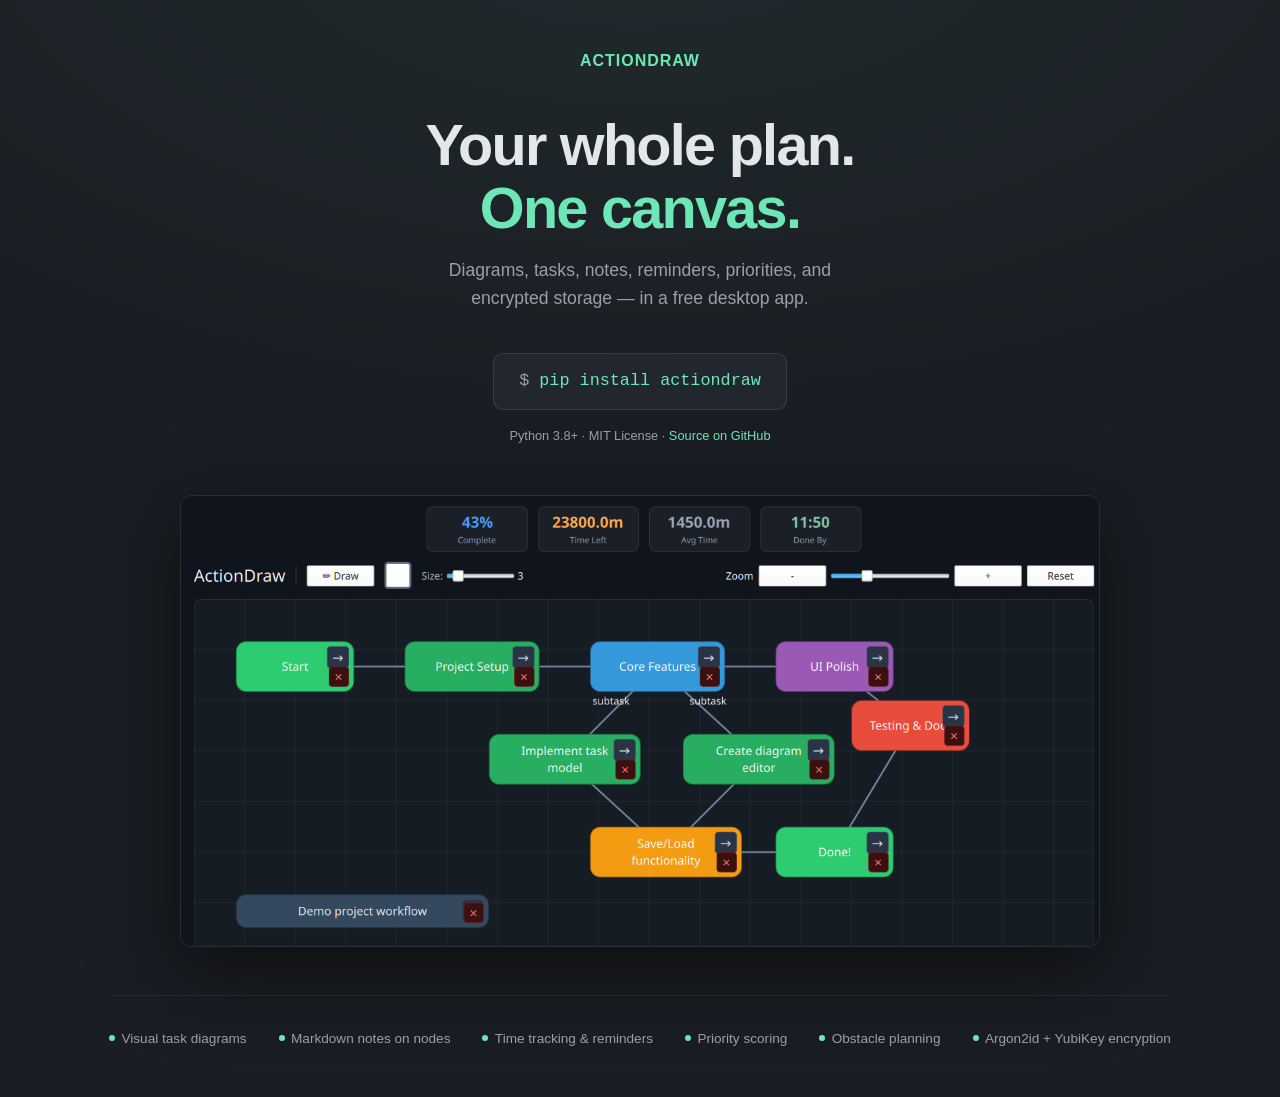
<file: pages/index.html>
<!DOCTYPE html>
<html lang="en">
<head>
  <meta charset="UTF-8">
  <meta name="viewport" content="width=device-width, initial-scale=1.0">
  <title>ActionDraw — Visual planning, one canvas</title>
  <meta name="description" content="Plan visually. Track progress. Keep it private. One desktop app, one install command.">
  <style>
    *, *::before, *::after { box-sizing: border-box; margin: 0; padding: 0; }
    :root {
      --bg: #1a1d23;
      --bg-card: #22262e;
      --text: #e4e6ea;
      --text-muted: #9a9faa;
      --mint: #6ee7b7;
      --radius: 12px;
    }
    html { scroll-behavior: smooth; }
    body {
      font-family: -apple-system, BlinkMacSystemFont, "Segoe UI", Roboto, Helvetica, Arial, sans-serif;
      background: var(--bg); color: var(--text); line-height: 1.6;
      -webkit-font-smoothing: antialiased;
    }

    /* Entire page is one focused section */
    .page {
      min-height: 100vh;
      display: flex; flex-direction: column;
      align-items: center; justify-content: center;
      padding: 3rem 2rem;
      background:
        radial-gradient(ellipse 80% 50% at 50% -10%, rgba(110,231,183,0.07), transparent);
    }

    .logo {
      font-size: 1rem; font-weight: 700; color: var(--mint);
      letter-spacing: 0.06em; text-transform: uppercase;
      margin-bottom: 2.5rem;
    }

    h1 {
      font-size: clamp(2.2rem, 5vw, 3.6rem);
      font-weight: 800; line-height: 1.1; letter-spacing: -0.03em;
      text-align: center; max-width: 680px;
      margin-bottom: 1rem;
    }
    h1 .accent { color: var(--mint); }

    .subtitle {
      font-size: 1.1rem; color: var(--text-muted);
      text-align: center; max-width: 460px;
      margin-bottom: 2.5rem;
    }

    /* Single CTA */
    .cta-row {
      display: flex; flex-direction: column; align-items: center; gap: 1rem;
      margin-bottom: 3rem;
    }
    .code-inline {
      background: var(--bg-card); border: 1px solid rgba(255,255,255,0.1);
      border-radius: 10px; padding: 0.9rem 1.6rem;
      font-family: "SF Mono", "Fira Code", monospace;
      font-size: 1.05rem; color: var(--mint);
      user-select: all; text-align: center;
    }
    .code-inline .prompt { color: var(--text-muted); user-select: none; }
    .meta {
      font-size: 0.8rem; color: var(--text-muted);
    }
    .meta a { color: var(--mint); text-decoration: none; }
    .meta a:hover { text-decoration: underline; }

    /* Screenshot */
    .screenshot {
      width: 100%; max-width: 920px;
      border-radius: var(--radius); overflow: hidden;
      border: 1px solid rgba(255,255,255,0.08);
      box-shadow: 0 24px 80px rgba(0,0,0,0.5);
    }
    .screenshot img { width: 100%; display: block; }

    /* Tiny feature hints below */
    .hints {
      display: flex; gap: 2rem; flex-wrap: wrap;
      justify-content: center;
      margin-top: 3rem;
      padding-top: 2rem;
      border-top: 1px solid rgba(255,255,255,0.06);
    }
    .hint {
      font-size: 0.85rem; color: var(--text-muted);
      display: flex; align-items: center; gap: 0.4rem;
    }
    .hint .dot {
      width: 6px; height: 6px; border-radius: 50%;
      background: var(--mint); flex-shrink: 0;
    }
  </style>
</head>
<body>

<div class="page">
  <div class="logo">ActionDraw</div>

  <h1>Your whole plan.<br><span class="accent">One canvas.</span></h1>
  <p class="subtitle">Diagrams, tasks, notes, reminders, priorities, and encrypted storage — in a free desktop app.</p>

  <div class="cta-row">
    <div class="code-inline">
      <span class="prompt">$ </span>pip install actiondraw
    </div>
    <div class="meta">
      Python 3.8+ &middot; MIT License &middot;
      <a href="https://github.com/oyvinrog/progress" target="_blank">Source on GitHub</a>
    </div>
  </div>

  <div class="screenshot">
    <img src="../assets/screenshot.png" alt="ActionDraw — visual planning canvas with tasks, connections, and progress tiles">
  </div>

  <div class="hints">
    <div class="hint"><span class="dot"></span> Visual task diagrams</div>
    <div class="hint"><span class="dot"></span> Markdown notes on nodes</div>
    <div class="hint"><span class="dot"></span> Time tracking &amp; reminders</div>
    <div class="hint"><span class="dot"></span> Priority scoring</div>
    <div class="hint"><span class="dot"></span> Obstacle planning</div>
    <div class="hint"><span class="dot"></span> Argon2id + YubiKey encryption</div>
  </div>
</div>

</body>
</html>
</file>
